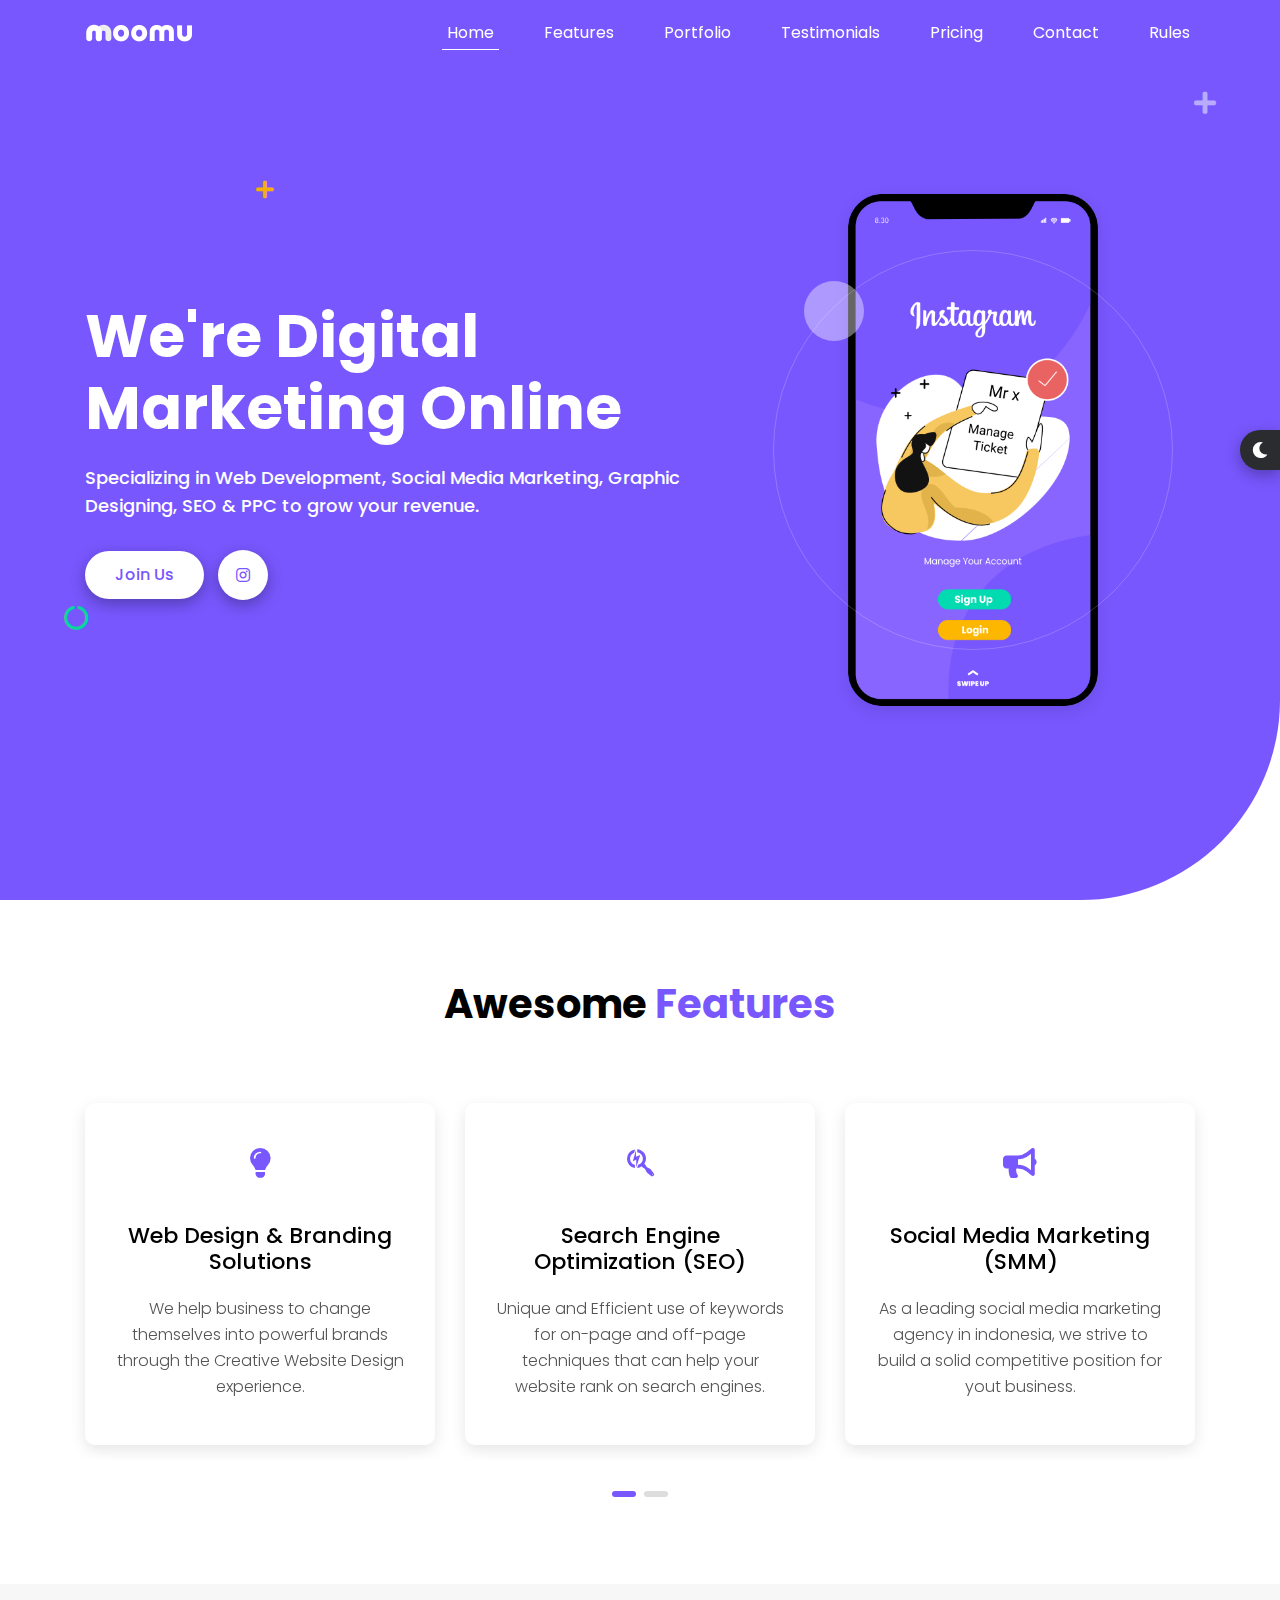
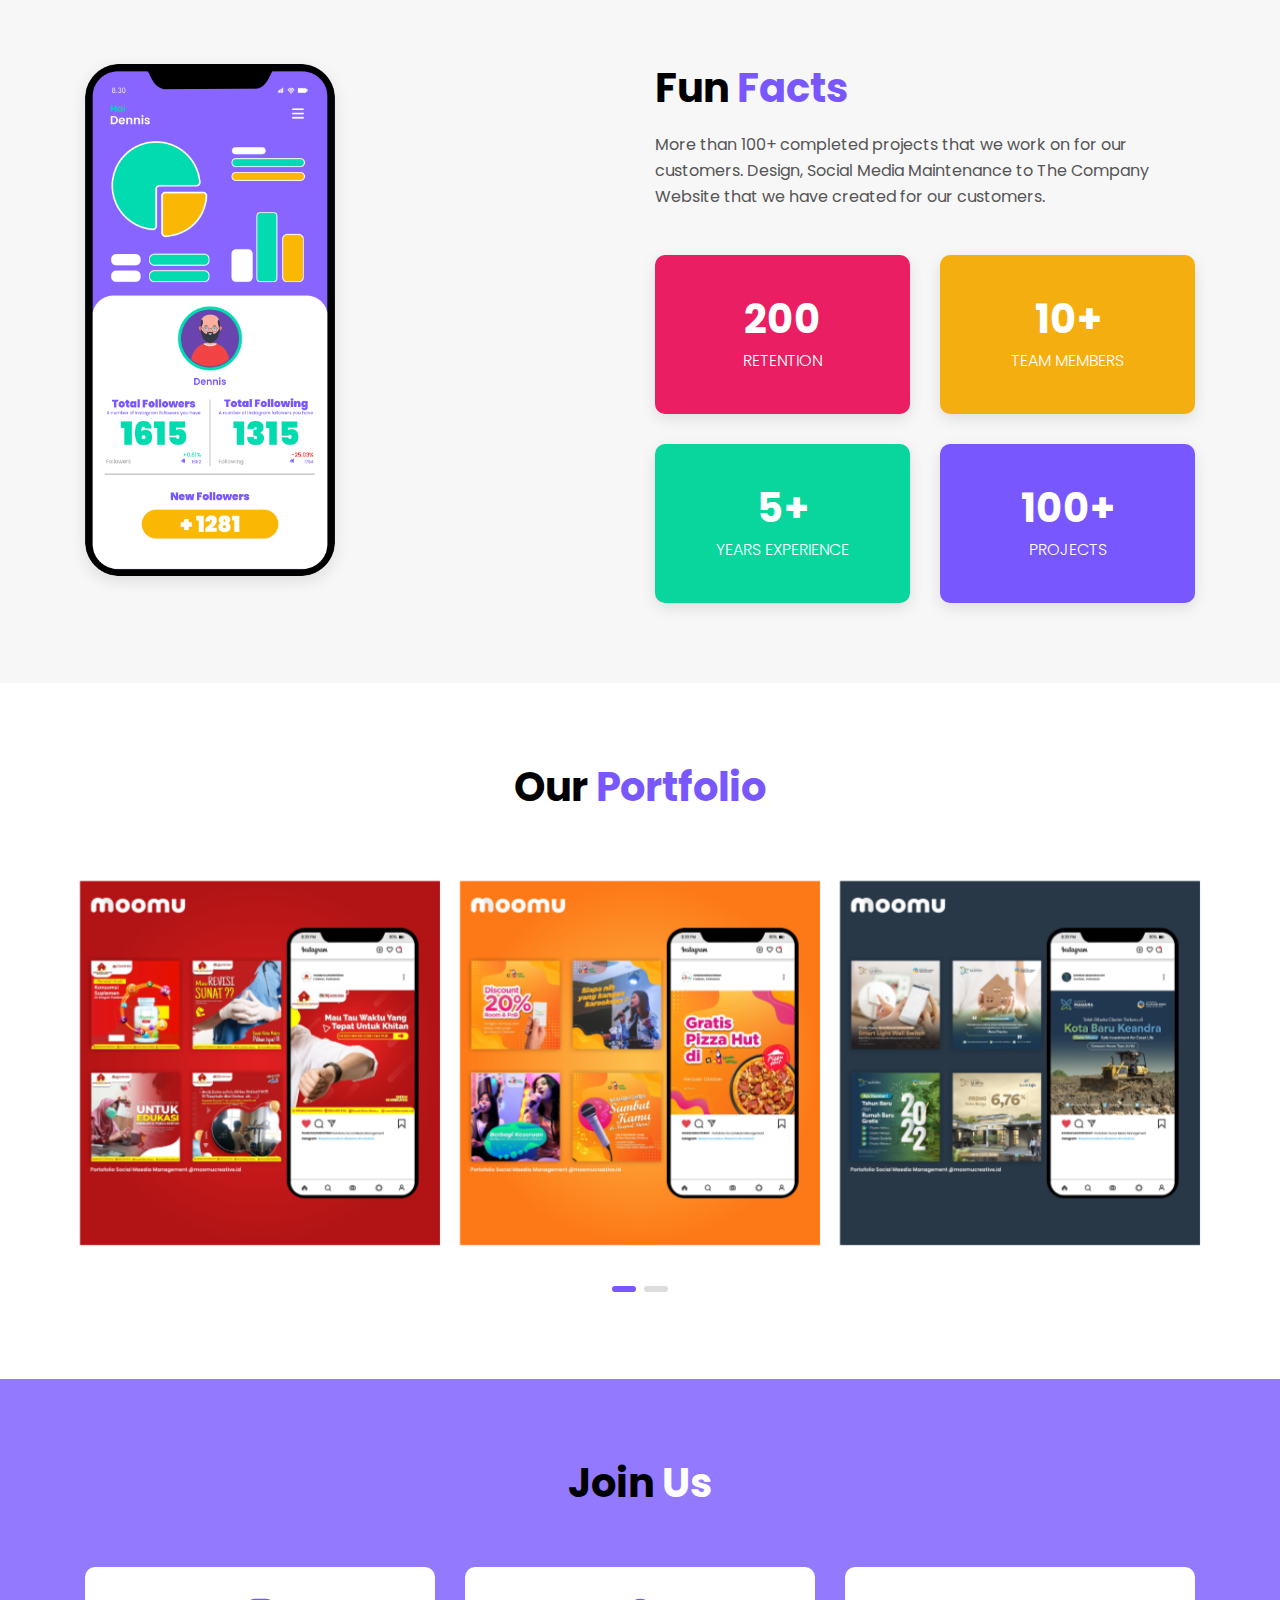
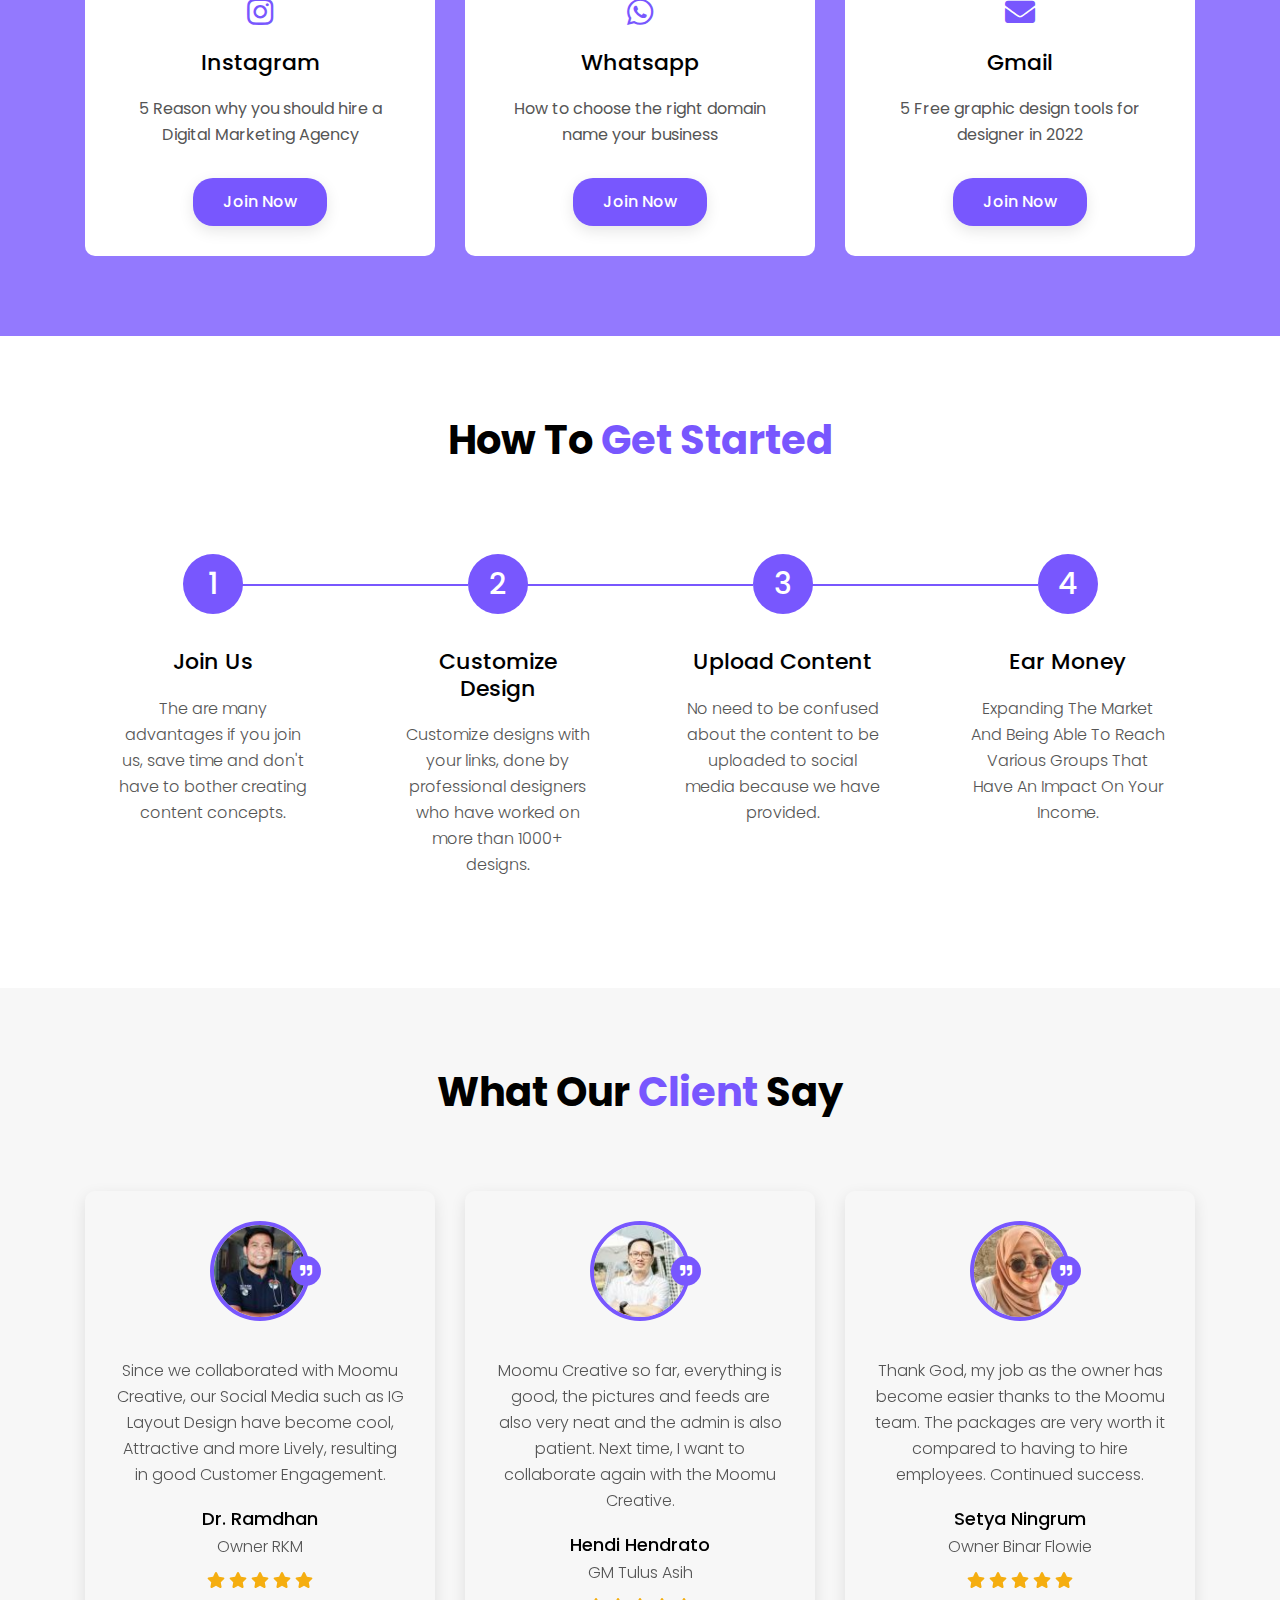
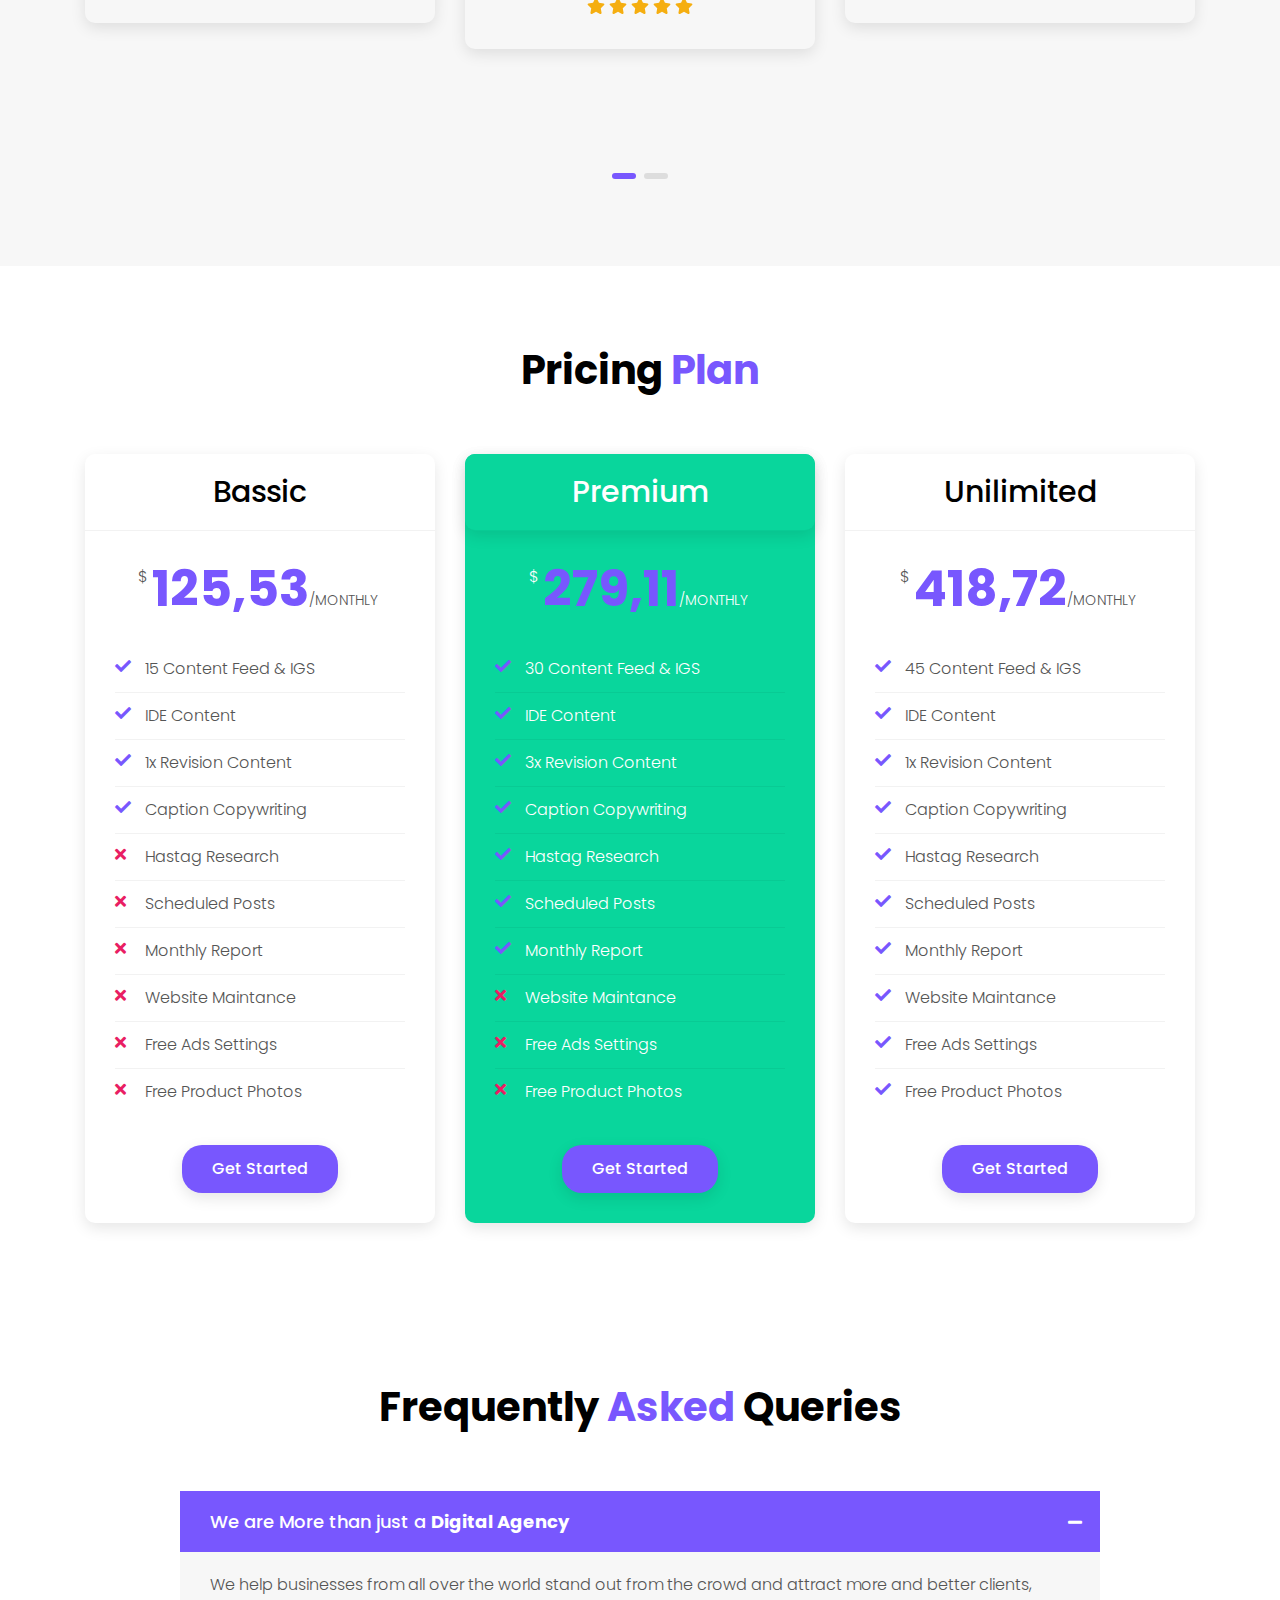
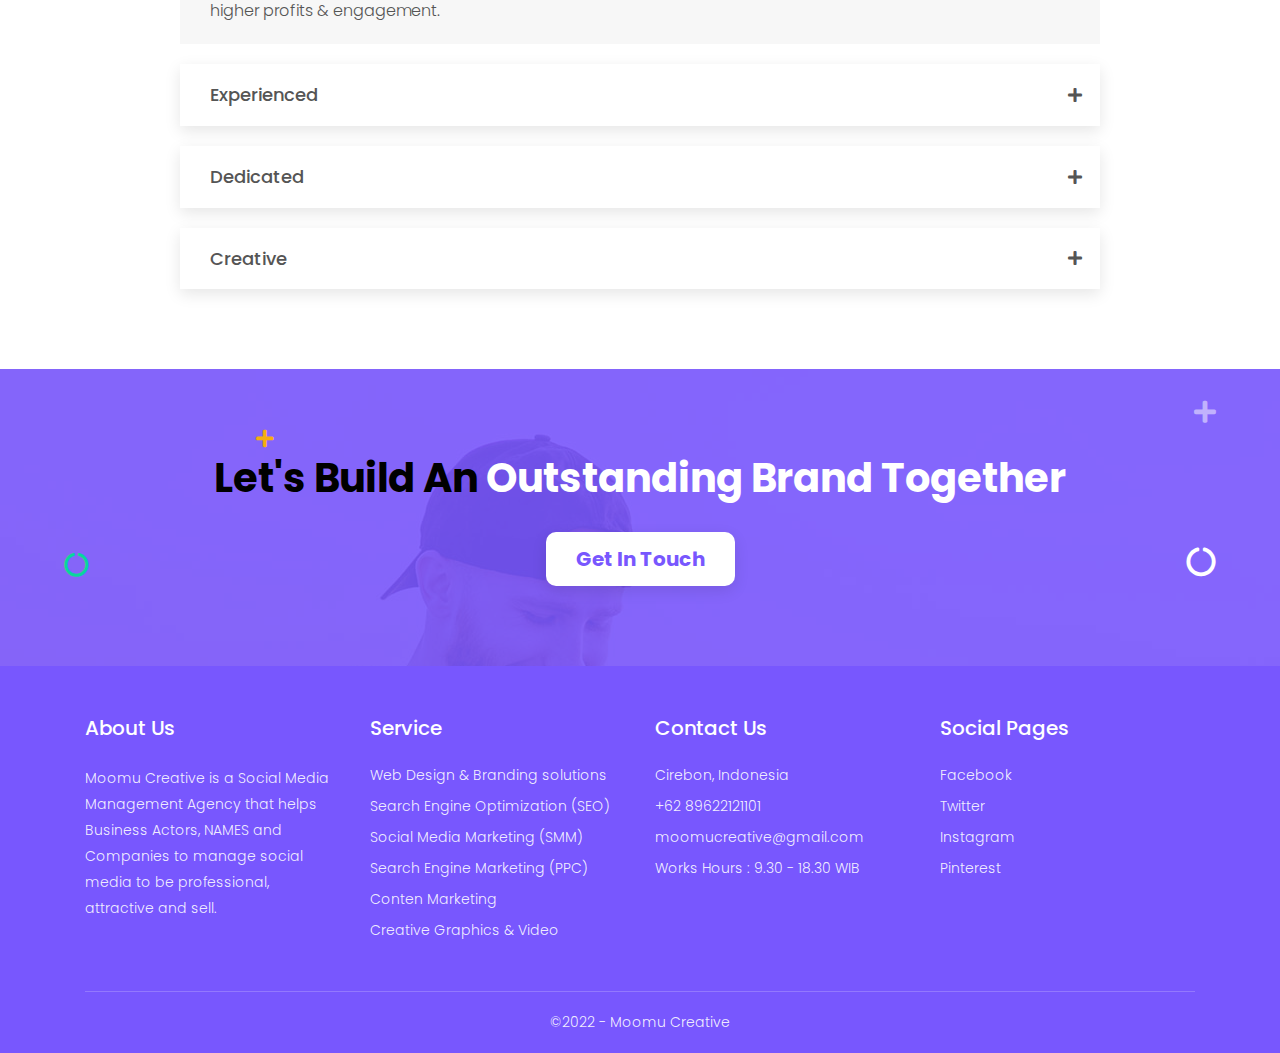
<file: index.html>
<!DOCTYPE html>
<html lang="en">
<head>
    <meta charset="UTF-8">
    <meta http-equiv="X-UA-Compatible" content="IE=edge">
    <meta name="viewport" content="width=device-width, initial-scale=1.0">
    <title>Moomu - Digital Marketing</title>
    <link rel="shortcut icon" href="./image/logo-header.png">

    <!-- css style  -->
    <link rel="stylesheet" href="./css/style.css">

    <!-- bootstrap css  -->
    <link rel="stylesheet" href="./css/bootstrap.min.css">

    <!-- fontawesome css -->
    <link rel="stylesheet" href="./css/font-awesome.css">

    <!-- courel css -->
    <link rel="stylesheet" href="./css/owl.carousel.min.css">

    <!-- google font -->
    <!-- <link rel="preconnect" href="https://fonts.googleapis.com">
    <link rel="preconnect" href="https://fonts.gstatic.com" crossorigin> -->

</head>
<body>

    <!-- Preloader -->
    <div class="preloader">
        <span></span>
    </div>
    <!-- /Preloader -->
    
    <!-- navbar start -->
    <nav class="navbar navbar-expand-lg fixed-top">
        <div class="container">
            <!-- Brand -->
            <!-- <a class="navbar-brand" href="index.html">moomu</a> -->
            <img src="./image/logo-sistem.png" class="navbar-brand">
        
            <!-- Toggler/collapsibe Button -->
            <button class="navbar-toggler" type="button" data-toggle="collapse" data-target="#collapsibleNavbar">
                <i class="fas fa-bars"></i>
            </button>
        
            <!-- Navbar links -->
            <div class="collapse navbar-collapse" id="collapsibleNavbar">
                <ul class="navbar-nav ml-auto">
                    <li class="nav-item">
                        <a class="nav-link active" data-scroll-nav="0" href="#">home</a>
                    </li>
                    <li class="nav-item">
                        <a class="nav-link" data-scroll-nav="1" href="#">features</a>
                    </li>
                    <li class="nav-item">
                        <a class="nav-link" data-scroll-nav="2" href="#">portfolio</a>
                    </li>
                    <li class="nav-item">
                        <a class="nav-link" data-scroll-nav="4" href="#">testimonials</a>
                    </li>
                    <li class="nav-item">
                        <a class="nav-link" data-scroll-nav="5" href="#">pricing</a>
                    </li>
                    <li class="nav-item">
                        <a class="nav-link" data-scroll-nav="6" href="#">contact</a>
                    </li>
                    <li class="nav-item">
                        <a class="nav-link" href="rules.html">rules</a>
                    </li>
                </ul>
            </div>
        </div>
    </nav>
    <!-- end navbar -->

    <!-- Home section -->
    <section class="home d-flex align-items-center" data-scroll-index="0">
        <div class="effect-wrap">
            <i class="fas fa-plus effect effect-1"></i>
            <i class="fas fa-plus effect effect-2"></i>
            <i class="fas fa-circle-notch effect effect-3"></i>
        </div>
        <div class="container">
            <div class="row align-items-center">
                <div class="col-md-7">
                    <div class="home-text">
                        <h1>We're Digital Marketing Online</h1>
                        <p>Specializing in Web Development, Social Media Marketing, Graphic Designing, SEO & PPC to grow your revenue.</p>
                        <div class="home-btn">
                            <a href="#" data-scroll-goto="3" class="btn btn-1" >join us</a>
                            <a href="https://www.instagram.com/moomucreative.id/" type="button" class="btn btn-1 video-play-btn" target="_blank">
                                <i class="fab fa-instagram"></i>
                            </a>
                        </div>
                    </div>
                </div>
                <div class="col-md-5 text-center">
                    <div class="home-img">
                        <img src="./image/1.png" alt="moomu">
                        <div class="circle"></div>
                    </div>
                </div>
            </div>
        </div>
    </section>
    <!-- /Home section -->

    <!-- Features Section -->
    <section class="features section-padding" data-scroll-index="1">
        <div class="container">
            <div class="row justify-content-center">
                <div class="col-lg-8">
                    <div class="section-title">
                        <h2>awesome <span>features</span></h2>
                    </div>
                </div>
            </div>
            <div class="row">
                <div class="owl-carousel features-carousel">
                    <div class="feature-item">
                        <div class="icon"><i class="fas fa-lightbulb"></i></div>
                        <h3>web design & branding solutions</h3>
                        <p>We help business to change themselves into powerful brands through the Creative Website Design experience.</p>
                    </div>
                    <div class="feature-item">
                        <div class="icon"><i class="fab fa-searchengin"></i></div>
                        <h3>search engine optimization (SEO)</h3>
                        <p>Unique and Efficient use of keywords for on-page and off-page techniques that can help your website rank on search engines.</p>
                    </div>
                    <div class="feature-item">
                        <div class="icon"><i class="fas fa-bullhorn"></i></div>
                        <h3>social media marketing (SMM)</h3>
                        <p>As a leading social media marketing agency in indonesia, we strive to build a solid competitive position for yout business.</p>
                    </div>
                    <div class="feature-item">
                        <div class="icon"><i class="fas fa-podcast"></i></div>
                        <h3>search engine marketing (PPC)</h3>
                        <p>Our certified PPC expert will put your business in front of the right consumers on Google, Facebook, and other
                        high-traffic sites.</p>
                    </div>
                    <div class="feature-item">
                        <div class="icon"><i class="fas fa-shapes"></i></div>
                        <h3>copywriting content digital marketing</h3>
                        <p>Our creative content writers and copywriters deliver the best content that well-explains the flavour of your Business and brand.</p>
                    </div>
                    <div class="feature-item">
                        <div class="icon"><i class="fas fa-photo-video"></i></div>
                        <h3>graphics & video</h3>
                        <p>Moomu Creative is a leading graphic designing company in Idonesia, we combine art & technology to design outstanding graphics & videos.</p>
                    </div>
                </div>
            </div>
        </div>
    </section>
    <!-- /Features Section -->

    <!-- Fun Fact -->
    <section class="fun-facts section-padding">
        <div class="container">
            <div class="row">
                <div class="col-lg-6 col-md-5">
                    <div class="fun-facts-img">
                        <img src="./image/2.png" alt="fun facts">
                    </div>
                </div>
                <div class="col-lg-6 col-md-7">
                    <div class="section-title">
                        <h2>fun <span>facts</span></h2>
                    </div>
                    <div class="fun-facts-text">
                        <p>More than 100+ completed projects that we work on for our customers. Design, Social Media Maintenance to The
                        Company
                        Website that we have created for our customers.</p>
                        <div class="row">
                            <div class="col-sm-6">
                                <div class="fun-facts-item style-1">
                                    <h3>200</h3>
                                    <span>Retention</span>
                                </div>
                            </div>
                            <div class="col-sm-6">
                                <div class="fun-facts-item style-2">
                                    <h3>10+</h3>
                                    <span>Team Members</span>
                                </div>
                            </div>
                            <div class="col-sm-6">
                                <div class="fun-facts-item style-3">
                                    <h3>5+</h3>
                                    <span>Years Experience</span>
                                </div>
                            </div>
                            <div class="col-sm-6">
                                <div class="fun-facts-item style-4">
                                    <h3>100+</h3>
                                    <span>Projects</span>
                                </div>
                            </div>
                        </div>
                    </div>
                </div>
            </div>
        </div>
    </section>
    <!-- /Fun Fact -->

    <!-- app ss -->
    <section class="app-screenshots section-padding" data-scroll-index="2">
        <div class="container">
            <div class="row justify-content-center">
                <div class="col-lg-8">
                    <div class="section-title">
                        <h2>Our <span>Portfolio</span></h2>
                    </div>
                </div>
            </div>
            <div class="row">
                <div class="owl-carousel screenshots-carousel">
                    <div class="screenshot-item">
                        <img src="./image/ss-1.png" alt="screenshot">
                    </div>
                    <div class="screenshot-item">
                        <img src="./image/ss-2.png" alt="screenshot">
                    </div>
                    <div class="screenshot-item">
                        <img src="./image/ss-3.png" alt="screenshot">
                    </div>
                    <div class="screenshot-item">
                        <img src="./image/ss-4.png" alt="screenshot">
                    </div>
                    <div class="screenshot-item">
                        <img src="./image/ss-5.png" alt="screenshot">
                    </div>
                    <div class="screenshot-item">
                        <img src="./image/ss-6.png" alt="screenshot">
                    </div>
                </div>
            </div>
        </div>
    </section>
    <!-- /app ss -->

    <!-- app join -->
    <section class="app-download section-padding" data-scroll-index="3">
        <div class="container">
            <div class="row justify-content-center">
                <div class="col-lg-8">
                    <div class="section-title">
                        <h2>join <span>us</span></h2>
                    </div>
                </div>
            </div>
            <div class="row justify-content-center">
                <div class="col-lg-4 col-md-6">
                    <div class="app-download-item">
                        <i class="fab fa-instagram"></i>
                        <h3>instagram</h3>
                        <p>5 Reason why you should hire a Digital Marketing Agency</p>
                        <a href="https://www.instagram.com/moomucreative.id/" class="btn btn-2">join now</a>
                    </div>
                </div>
                <div class="col-lg-4 col-md-6">
                    <div class="app-download-item">
                        <i class="fab fa-whatsapp"></i>
                        <h3>whatsapp</h3>
                        <p>How to choose the right domain name your business</p>
                        <a href="#" class="btn btn-2">join now</a>
                    </div>
                </div>
                <div class="col-lg-4 col-md-6">
                    <div class="app-download-item">
                        <i class="fas fa-envelope"></i>
                        <h3>gmail</h3>
                        <p>5 Free graphic design tools for designer in 2022</p>
                        <a href="#" class="btn btn-2">join now</a>
                    </div>
                </div>
            </div>
        </div>
    </section>
    <!-- /app join -->

    <!-- how -->
    <section class="how-it-works section-padding">
        <div class="container">
            <div class="row justify-content-center">
                <div class="col-lg-8">
                    <div class="section-title">
                        <h2>how to <span>get started</span></h2>
                    </div>
                </div>
            </div>
            <div class="row">
                <div class="col-lg-3 col-md-6">
                    <div class="how-it-works-item line-right">
                        <div class="step">1</div>
                        <h3>Join us</h3>
                        <p>The are many advantages if you join us, save time and don't have to bother creating content concepts.</p>
                    </div> 
                </div>
                <div class="col-lg-3 col-md-6">
                    <div class="how-it-works-item line-right">
                        <div class="step">2</div>
                        <h3>Customize Design</h3>
                        <p>Customize designs with your links, done by professional designers who have worked on more than 1000+ designs.</p>
                    </div>
                </div>
                <div class="col-lg-3 col-md-6">
                    <div class="how-it-works-item line-right">
                        <div class="step">3</div>
                        <h3>Upload Content</h3>
                        <p>No need to be confused about the content to be uploaded to social media because we have provided.</p>
                    </div>
                </div>
                <div class="col-lg-3 col-md-6">
                    <div class="how-it-works-item">
                        <div class="step">4</div>
                        <h3>Ear Money</h3>
                        <p>Expanding The Market And Being Able To Reach Various Groups That Have An Impact On Your Income.</p>
                    </div>
                </div>
            </div>
        </div>
    </section>
    <!-- /how -->

    <!-- Testimoni -->
    <section class="testimonials section-padding" data-scroll-index="4">
        <div class="container">
            <div class="row justify-content-center">
                <div class="col-lg-8">
                    <div class="section-title">
                        <h2>what our <span>client</span> say</h2>
                    </div>
                </div>
            </div>
            <div class="row">
                <div class="owl-carousel testimonials-carousel">
                    <div class="testimonial-item">
                        <div class="img-box">
                            <img src="./image/test-1.jpg" alt="testimonials">
                            <i class="fas fa-quote-right"></i>
                        </div>
                        <p>Since we collaborated with Moomu Creative, our Social Media such as IG Layout Design have become cool, Attractive and
                        more Lively, resulting in good Customer Engagement.</p>
                        <h3>Dr. Ramdhan</h3>
                        <span>Owner RKM</span>
                        <div class="rating">
                            <i class="fas fa-star"></i>
                            <i class="fas fa-star"></i>
                            <i class="fas fa-star"></i>
                            <i class="fas fa-star"></i>
                            <i class="fas fa-star"></i>
                        </div>
                    </div>
                    <div class="testimonial-item">
                        <div class="img-box">
                            <img src="./image/test-3.jpg" alt="testimonials">
                            <i class="fas fa-quote-right"></i>
                        </div>
                        <p>Moomu Creative so far, everything is good, the pictures and feeds are also very neat and the admin is also
                            patient. Next
                            time, I want to collaborate again with the Moomu Creative.</p>
                        <h3>Hendi Hendrato</h3>
                        <span>GM Tulus Asih</span>
                        <div class="rating">
                            <i class="fas fa-star"></i>
                            <i class="fas fa-star"></i>
                            <i class="fas fa-star"></i>
                            <i class="fas fa-star"></i>
                            <i class="fas fa-star"></i>
                        </div>
                    </div>
                    <div class="testimonial-item">
                        <div class="img-box">
                            <img src="./image/test-4.jpg" alt="testimonials">
                            <i class="fas fa-quote-right"></i>
                        </div>
                        <p>Thank God, my job as the owner has become easier thanks to the Moomu team. The packages are very worth it
                            compared to
                            having to hire employees. Continued success.</p>
                        <h3>Setya Ningrum</h3>
                        <span>Owner Binar Flowie</span>
                        <div class="rating">
                            <i class="fas fa-star"></i>
                            <i class="fas fa-star"></i>
                            <i class="fas fa-star"></i>
                            <i class="fas fa-star"></i>
                            <i class="fas fa-star"></i>
                        </div>
                    </div>
                    <div class="testimonial-item">
                        <div class="img-box">
                            <img src="./image/test-6.jpg" alt="testimonials">
                            <i class="fas fa-quote-right"></i>
                        </div>
                        <p>So far, I think Moomu Creative is suitable, from Content Design, Advertising (IG Ads), the service is also okay.
                            What is
                            certain is MANAGEMENT, that's why we have continued until now.
                            Very helpful, especially for managing Instagram, the feed design is beautiful, attractive, not tacky.</p>
                        <h3>Abdul Muhidin</h3>
                        <span>Manager Nav Karaoke</span>
                        <div class="rating">
                            <i class="fas fa-star"></i>
                            <i class="fas fa-star"></i>
                            <i class="fas fa-star"></i>
                            <i class="fas fa-star"></i>
                            <i class="fas fa-star"></i>
                        </div>
                    </div>
                    <div class="testimonial-item">
                        <div class="img-box">
                            <img src="./image/test-2.jpg" alt="testimonials">
                            <i class="fas fa-quote-right"></i>
                        </div>
                        <p>Excellent team. Understands my needs as a customer. Highly recommended.</p>
                        <h3>Teddy Wijaya S.E</h3>
                        <span>Owner Kampung Sabin</span>
                        <div class="rating">
                            <i class="fas fa-star"></i>
                            <i class="fas fa-star"></i>
                            <i class="fas fa-star"></i>
                            <i class="fas fa-star"></i>
                            <i class="fas fa-star"></i>
                        </div>
                    </div>
                    
                    <div class="testimonial-item">
                        <div class="img-box">
                            <img src="./image/test-5.jpg" alt="testimonials">
                            <i class="fas fa-quote-right"></i>
                        </div>
                        <p>Moomu creative is very friendly, fast response in communication and we really like the content ideas that moomu creative
                        makes.</p>
                        <h3>Riska</h3>
                        <span>Owner Cherris Cake</span>
                        <div class="rating">
                            <i class="fas fa-star"></i>
                            <i class="fas fa-star"></i>
                            <i class="fas fa-star"></i>
                            <i class="fas fa-star"></i>
                            <i class="fas fa-star"></i>
                        </div>
                    </div>
                </div>
            </div>
        </div>
    </section>
    <!-- /Testimoni -->

    <!-- Pricing -->
    <section class="pricing section-padding" data-scroll-index="5">
        <div class="container">
            <div class="row justify-content-center">
                <div class="col-lg-8">
                    <div class="section-title">
                        <h2>pricing <span>plan</span></h2>
                    </div>
                </div>
            </div>
            <div class="row justify-content-center">
                <div class="col-lg-4 col-md-6">
                    <div class="pricing-plan">
                        <div class="pricing-header">
                            <h3>bassic</h3>
                        </div>
                        <div class="pricing-price">
                            <span class="currency">$</span>
                            <span class="price">125,53</span>
                            <span class="period">/monthly</span>
                        </div>
                        <div class="pricing-body">
                            <ul>
                                <li><i class="fas fa-check"></i> 15 Content Feed & IGS </li>
                                <li><i class="fas fa-check"></i> IDE Content</li>
                                <li><i class="fas fa-check"></i> 1x Revision Content</li>
                                <li><i class="fas fa-check"></i> Caption Copywriting </li>
                                <li><i class="fas fa-times ex"></i> Hastag Research</li>
                                <li><i class="fas fa-times ex"></i> Scheduled Posts</li>
                                <li><i class="fas fa-times ex"></i> Monthly Report</li>
                                <li><i class="fas fa-times ex"></i> Website Maintance</li>
                                <li><i class="fas fa-times ex"></i> Free Ads Settings</li>
                                <li><i class="fas fa-times ex"></i> Free Product Photos </li>
                            </ul>
                        </div>
                        <div class="pricing-footer">
                            <a href="" class="btn btn-2">get started</a>
                        </div>
                    </div>
                </div>

                <div class="col-lg-4 col-md-6">
                    <div class="pricing-plan" style="background-color: #09d69c;">
                        <div class="pricing-header premium">
                            <h3 style="color: #ffffff;">premium</h3>
                        </div>
                        <div class="pricing-price">
                            <span class="currency" style="color: #ffffff;">$</span>
                            <span class="price">279,11</span>
                            <span class="period" style="color: #ffffff;">/monthly</span>
                        </div>
                        <div class="pricing-body">
                            <ul>
                                <li style="color: #ffffff;"><i class="fas fa-check" ></i> 30 Content Feed & IGS </li>
                                <li style="color: #ffffff;"><i class="fas fa-check"></i> IDE Content</li>
                                <li style="color: #ffffff;"><i class="fas fa-check"></i> 3x Revision Content</li>
                                <li style="color: #ffffff;"><i class="fas fa-check"></i> Caption Copywriting </li>
                                <li style="color: #ffffff;"><i class="fas fa-check"></i> Hastag Research</li>
                                <li style="color: #ffffff;"><i class="fas fa-check"></i> Scheduled Posts</li>
                                <li style="color: #ffffff;"><i class="fas fa-check"></i> Monthly Report</li>
                                <li style="color: #ffffff;"><i class="fas fa-times ex"></i> Website Maintance</li>
                                <li style="color: #ffffff;"><i class="fas fa-times ex"></i> Free Ads Settings</li>
                                <li style="color: #ffffff;"><i class="fas fa-times ex"></i> Free Product Photos </li>
                            </ul>
                        </div>
                        <div class="pricing-footer">
                            <a href="" class="btn btn-2">get started</a>
                        </div>
                    </div>
                </div>

                <div class="col-lg-4 col-md-6">
                    <div class="pricing-plan">
                        <div class="pricing-header">
                            <h3>unilimited</h3>
                        </div>
                        <div class="pricing-price">
                            <span class="currency">$</span>
                            <span class="price">418,72</span>
                            <span class="period">/monthly</span>
                        </div>
                        <div class="pricing-body">
                            <ul>
                                <li><i class="fas fa-check"></i> 45 Content Feed & IGS </li>
                                <li><i class="fas fa-check"></i> IDE Content</li>
                                <li><i class="fas fa-check"></i> 1x Revision Content</li>
                                <li><i class="fas fa-check"></i> Caption Copywriting </li>
                                <li><i class="fas fa-check"></i> Hastag Research</li>
                                <li><i class="fas fa-check"></i> Scheduled Posts</li>
                                <li><i class="fas fa-check"></i> Monthly Report</li>
                                <li><i class="fas fa-check"></i> Website Maintance</li>
                                <li><i class="fas fa-check"></i> Free Ads Settings</li>
                                <li><i class="fas fa-check"></i> Free Product Photos </li>
                            </ul>
                        </div>
                        <div class="pricing-footer">
                            <a href="" class="btn btn-2">get started</a>
                        </div>
                    </div>
                </div>
            </div>
        </div>
    </section>
    <!-- /Pricing -->

    <!-- Faq -->
    <section class="faq section-padding">
        <div class="container">
            <div class="row justify-content-center">
                <div class="col-lg-8">
                    <div class="section-title">
                        <h2>frequently <span>asked</span> queries</h2>
                    </div>
                </div>
            </div>
            <div class="row justify-content-center">
                <div class="col-lg-10">
                    <div id="accordion">
                        <div class="accordion-item">
                            <div class="accordion-header" data-toggle="collapse" data-target="#collapse-01">
                                <h3>We are More than just a <b>Digital Agency</b></h3>
                            </div>
                            <div class="collapse show" id="collapse-01" data-parent="#accordion">
                                <div class="accordion-body">
                                    <p>We help businesses from all over the world stand out from the crowd and attract more and better clients, higher profits
                                    & engagement.</p>
                                </div>
                            </div>
                        </div>

                        <div class="accordion-item">
                            <div class="accordion-header collapsed" data-toggle="collapse" data-target="#collapse-02">
                                <h3>Experienced</h3>
                            </div>
                            <div class="collapse" id="collapse-02" data-parent="#accordion">
                                <div class="accordion-body">
                                    <p>Our team members already have portfolios that have been recognized by several companies, both national and
                                    international.</p>
                                </div>
                            </div>
                        </div>

                        <div class="accordion-item">
                            <div class="accordion-header collapsed" data-toggle="collapse" data-target="#collapse-03">
                                <h3>Dedicated</h3>
                            </div>
                            <div class="collapse" id="collapse-03" data-parent="#accordion">
                                <div class="accordion-body">
                                    <p>Maintain the trust given to us to achieve common goals of success together.</p>
                                </div>
                            </div>
                        </div>

                        <div class="accordion-item">
                            <div class="accordion-header collapsed" data-toggle="collapse" data-target="#collapse-04">
                                <h3>Creative</h3>
                            </div>
                            <div class="collapse" id="collapse-04" data-parent="#accordion">
                                <div class="accordion-body">
                                    <p>The designs we create provide an experience for the content we create.</p>
                                </div>
                            </div>
                        </div>
                    </div>
                </div>
            </div>
        </div>
    </section>
    <!-- /Faq -->

    <!-- contanc -->
    <section class="contact section-padding">
        <div class="effect-wrap">
            <i class="fas fa-plus effect effect-1"></i>
            <i class="fas fa-plus effect effect-2"></i>
            <i class="fas fa-circle-notch effect effect-3"></i>
            <i class="fas fa-circle-notch effect effect-4"></i>
        </div>
        <div class="container">
            <div class="row justify-content-center">
                <div class="col-lg-12">
                    <div class="section-title">
                        <h2>let's build an <span>outstanding brand together</span></h2>
                        
                        <a href="https://www.instagram.com/moomucreative.id/" class="btn btn-2 mb-0">get in touch</a>
                    </div>
                </div>
            </div>
        </div>
    </section>
    <!-- /contanc -->

    <!-- Footer -->
    <section class="footer" data-scroll-index="6">
        <div class="container">
            <div class="row">
                <div class="col-lg-3 col-md-6">
                    <div class="footer-col">
                        <h3>About us</h3>
                        <p>Moomu Creative is a Social Media Management Agency that helps Business Actors, NAMES and Companies to manage social
                        media to be professional, attractive and sell.</p>
                    </div>
                </div>

                <div class="col-lg-3 col-md-6">
                    <div class="footer-col">
                        <h3>Service</h3>
                        <ul>
                            <li><a href="#">Web Design & Branding solutions</a></li>
                            <li><a href="#">Search Engine Optimization (SEO)</a></li>
                            <li><a href="#">Social Media Marketing (SMM)</a></li>
                            <li><a href="#">Search Engine Marketing (PPC)</a></li>
                            <li><a href="#">Conten Marketing</a></li>
                            <li><a href="#">Creative Graphics & Video</a></li>
                        </ul>
                    </div>
                </div>

                <div class="col-lg-3 col-md-6">
                    <div class="footer-col">
                        <h3>Contact Us</h3>
                        <ul>
                            <li>
                                <a href="#"> Cirebon, Indonesia</a>
                            </li>
                            <li><a href="#">+62 89622121101</a></li>
                            <li><a href="#">moomucreative@gmail.com</a></li>
                            <li><a href="#">Works Hours : 9.30 - 18.30 WIB</a></li>
                        </ul>
                    </div>
                </div>

                <div class="col-lg-3 col-md-6">
                    <div class="footer-col">
                        <h3>Social Pages</h3>
                        <ul>
                            <li><a href="#">Facebook</a></li>
                            <li><a href="#">Twitter</a></li>
                            <li><a href="https://www.instagram.com/moomucreative.id/">Instagram</a></li>
                            <li><a href="#">Pinterest</a></li>
                        </ul>
                    </div>
                </div>
            </div>

            <div class="row">
                <div class="col-lg-12">
                    <p class="copyright-text">&copy;2022 - Moomu Creative</p>
                </div>
            </div>
        </div>
    </section>
    <!-- /Footer -->

    <!-- Toggle Theme Start - Light and Dark Mode -->
    <div class="toggle-theme">
        <i class="fas"></i>
    </div>
    <!-- /Toggle Theme Start - Light and Dark Mode -->


    <!-- jquery js -->
    <script src="./js/jquery.min.js"></script>
    <!-- popper js -->
    <script src="./js/popper.min.js"></script>
    <!-- bootstrap js -->
    <script src="./js/bootstrap.min.js"></script>
    <!-- owl js -->
    <script src="./js/owl.carousel.min.js"></script>
    <!-- scrollit js -->
    <script src="./js/scrollIt.min.js"></script>
    <!-- script -->
    <script src="./js/main.js"></script>
</body>
</html>
</file>
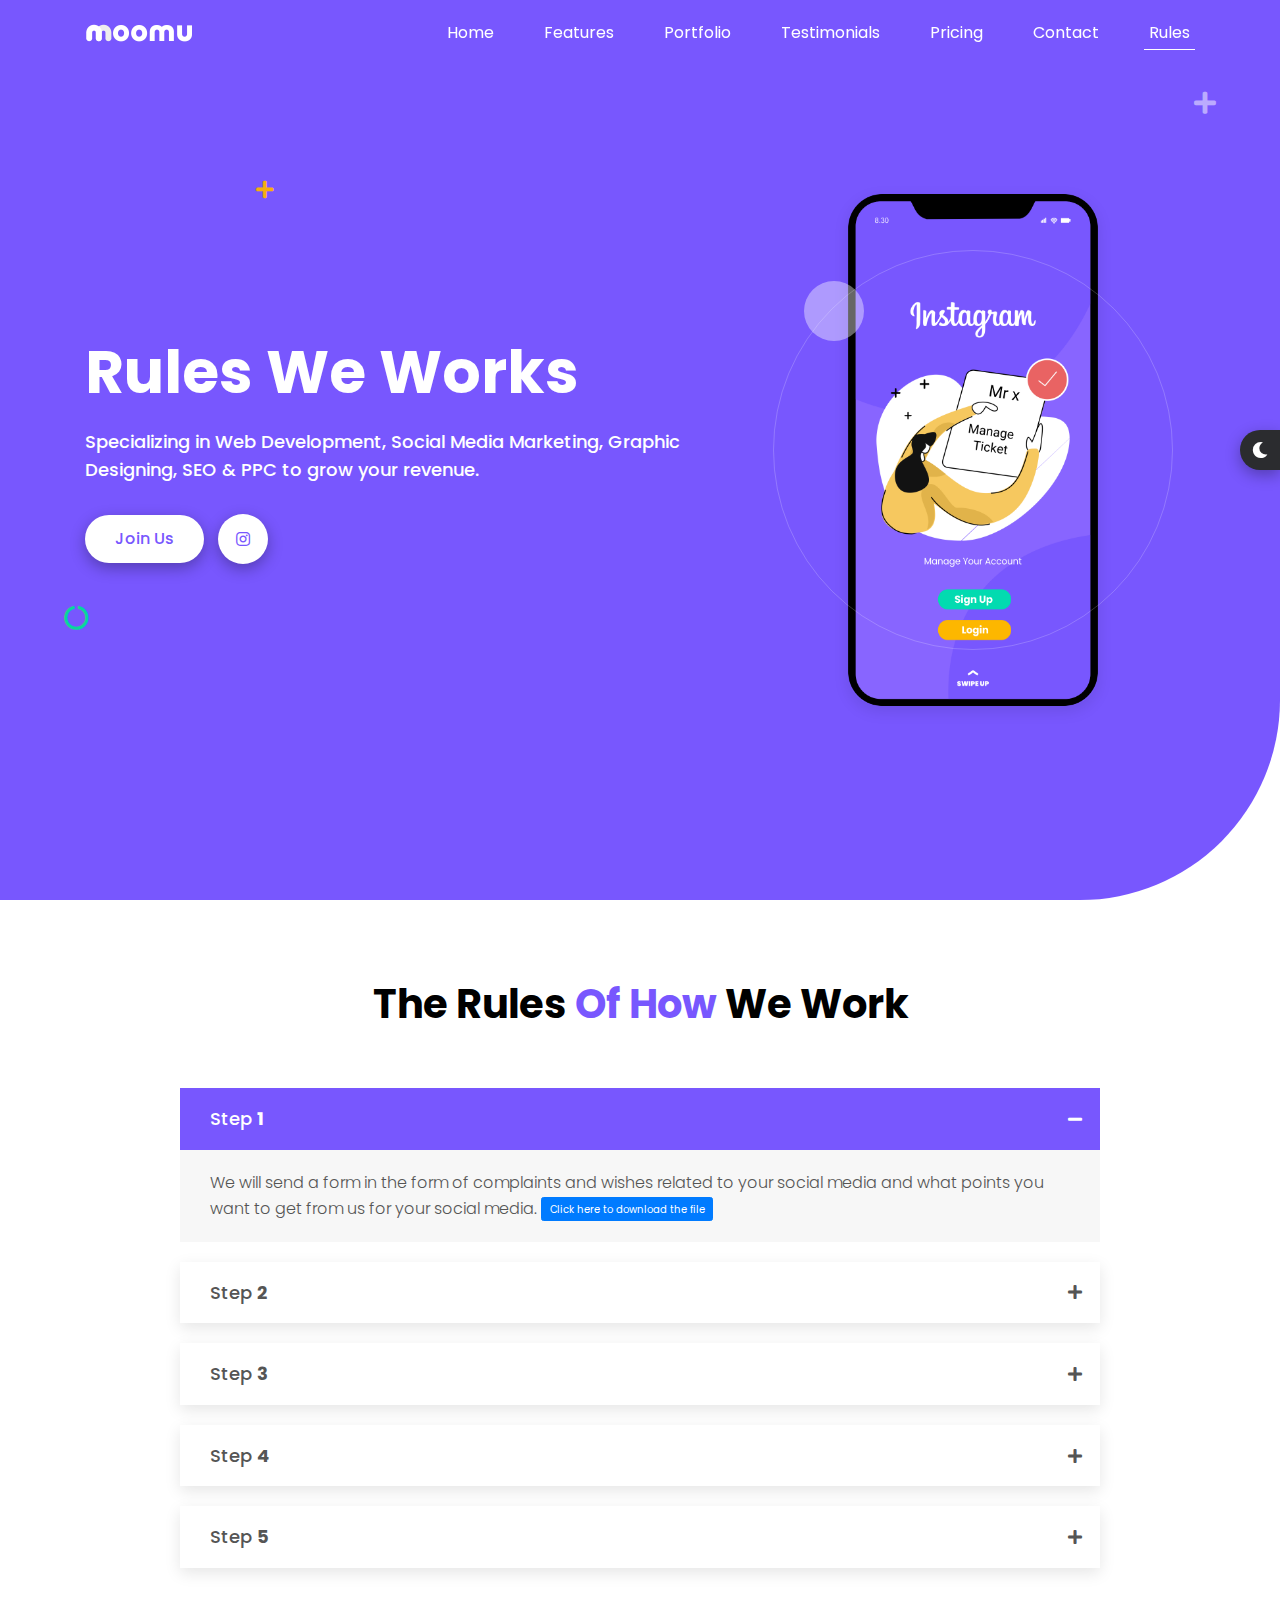
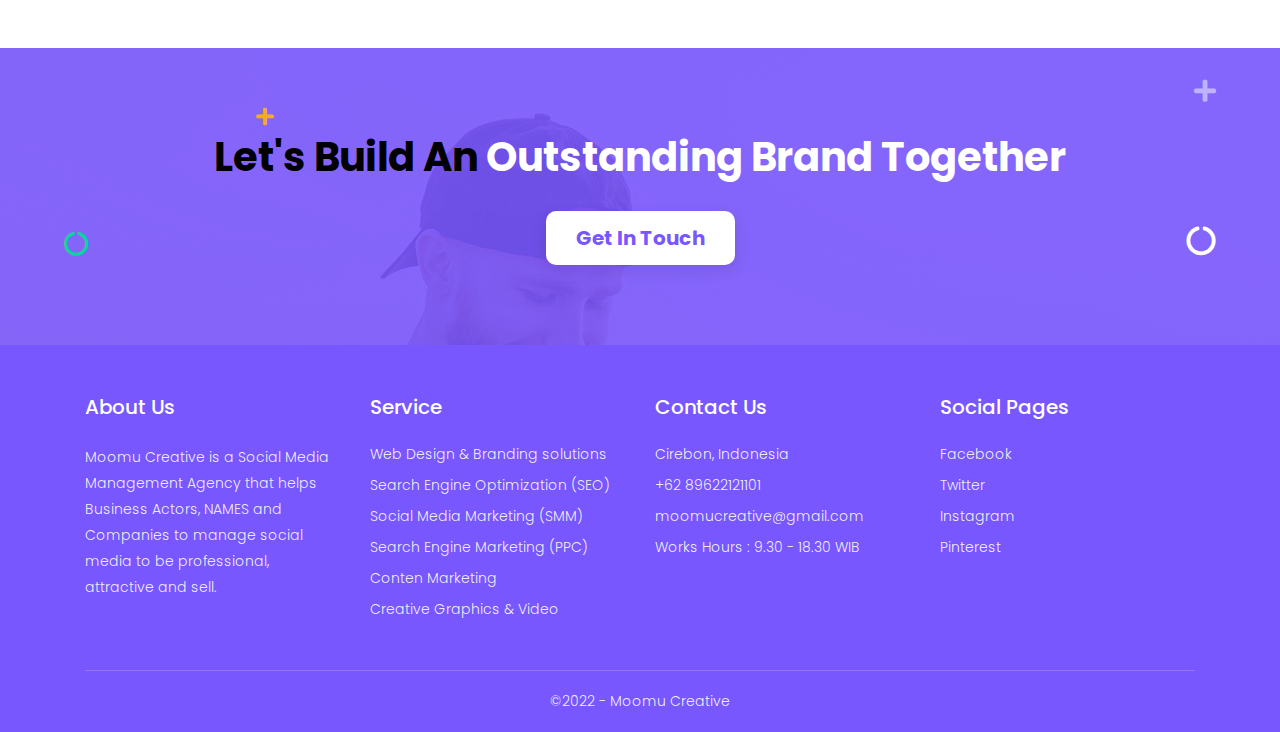
<file: rules.html>
<!DOCTYPE html>
<html lang="en">

<head>
    <meta charset="UTF-8">
    <meta http-equiv="X-UA-Compatible" content="IE=edge">
    <meta name="viewport" content="width=device-width, initial-scale=1.0">
    <title>Moomu - Rules</title>
    <link rel="shortcut icon" href="./image/logo-header.png">

    <!-- css style  -->
    <link rel="stylesheet" href="./css/style.css">

    <!-- bootstrap css  -->
    <link rel="stylesheet" href="./css/bootstrap.min.css">

    <!-- fontawesome css -->
    <link rel="stylesheet" href="./css/font-awesome.css">

    <!-- courel css -->
    <link rel="stylesheet" href="./css/owl.carousel.min.css">

    <!-- google font -->
    <!-- <link rel="preconnect" href="https://fonts.googleapis.com">
    <link rel="preconnect" href="https://fonts.gstatic.com" crossorigin> -->

</head>

<body>

    <!-- Preloader -->
    <div class="preloader">
        <span></span>
    </div>
    <!-- /Preloader -->
    
    <!-- navbar start -->
    <nav class="navbar navbar-expand-lg fixed-top">
        <div class="container">
            <!-- Brand -->
            <!-- <a class="navbar-brand" href="index.html">moomu</a> -->
            <img src="./image/logo-sistem.png" class="navbar-brand">
    
            <!-- Toggler/collapsibe Button -->
            <button class="navbar-toggler" type="button" data-toggle="collapse" data-target="#collapsibleNavbar">
                <i class="fas fa-bars"></i>
            </button>
    
            <!-- Navbar links -->
            <div class="collapse navbar-collapse" id="collapsibleNavbar">
                <ul class="navbar-nav ml-auto">
                    <li class="nav-item">
                        <a class="nav-link" href="index.html">home</a>
                    </li>
                    <li class="nav-item">
                        <a class="nav-link" href="index.html">features</a>
                    </li>
                    <li class="nav-item">
                        <a class="nav-link" href="index.html">portfolio</a>
                    </li>
                    <li class="nav-item">
                        <a class="nav-link" href="index.html">testimonials</a>
                    </li>
                    <li class="nav-item">
                        <a class="nav-link" href="index.html">pricing</a>
                    </li>
                    <li class="nav-item">
                        <a class="nav-link" href="index.html">contact</a>
                    </li>
                    <li class="nav-item">
                        <a class="nav-link active" href="rules.html">rules</a>
                    </li>
                </ul>
            </div>
        </div>
    </nav>
    <!-- end navbar -->

    <!-- Home section -->
    <section class="home d-flex align-items-center" data-scroll-index="0">
        <div class="effect-wrap">
            <i class="fas fa-plus effect effect-1"></i>
            <i class="fas fa-plus effect effect-2"></i>
            <i class="fas fa-circle-notch effect effect-3"></i>
        </div>
        <div class="container">
            <div class="row align-items-center">
                <div class="col-md-7">
                    <div class="home-text">
                        <h1>Rules We Works</h1>
                        <p>Specializing in Web Development, Social Media Marketing, Graphic Designing, SEO & PPC to grow
                            your revenue.</p>
                        <div class="home-btn">
                            <a href="#" data-scroll-goto="3" class="btn btn-1">join us</a>
                            <a href="https://www.instagram.com/moomucreative.id/" type="button"
                                class="btn btn-1 video-play-btn" target="_blank">
                                <i class="fab fa-instagram"></i>
                            </a>
                        </div>
                    </div>
                </div>
                <div class="col-md-5 text-center">
                    <div class="home-img">
                        <img src="./image/1.png" alt="moomu">
                        <div class="circle"></div>
                    </div>
                </div>
            </div>
        </div>
    </section>
    <!-- /Home section -->

    <!-- Faq -->
    <section class="faq section-padding">
        <div class="container">
            <div class="row justify-content-center">
                <div class="col-lg-8">
                    <div class="section-title">
                        <h2>the rules <span>of how</span> we work</h2>
                    </div>
                </div>
            </div>
            <div class="row justify-content-center">
                <div class="col-lg-10">
                    <div id="accordion">
                        <div class="accordion-item">
                            <div class="accordion-header" data-toggle="collapse" data-target="#collapse-01">
                                <h3>Step <b>1</b></h3>
                            </div>
                            <div class="collapse show" id="collapse-01" data-parent="#accordion">
                                <div class="accordion-body">
                                    <p>We will send a form in the form of complaints and wishes related to your social media and what points you want to get
                                    from us for your social media. 
                                        <a href="document/therules.xlsx" download class="btn btn-primary"> Click here to download the file </a>
                                    </p>
                                </div>
                            </div>
                        </div>
    
                        <div class="accordion-item">
                            <div class="accordion-header collapsed" data-toggle="collapse" data-target="#collapse-02">
                                <h3>Step <b>2</b></h3>
                            </div>
                            <div class="collapse" id="collapse-02" data-parent="#accordion">
                                <div class="accordion-body">
                                    <p>What do you want for the next 1 year for your social media that we can help so that we can provide the best feedback
                                    from us to you so that your wishes can be achieved with us.</p>
                                </div>
                            </div>
                        </div>
    
                        <div class="accordion-item">
                            <div class="accordion-header collapsed" data-toggle="collapse" data-target="#collapse-03">
                                <h3>Step <b>3</b></h3>
                            </div>
                            <div class="collapse" id="collapse-03" data-parent="#accordion">
                                <div class="accordion-body">
                                    <p>Choose one of the options below that you think you need for your social media.</p>
                                </div>
                            </div>
                        </div>
    
                        <div class="accordion-item">
                            <div class="accordion-header collapsed" data-toggle="collapse" data-target="#collapse-04">
                                <h3>Step <b>4</b></h3>
                            </div>
                            <div class="collapse" id="collapse-04" data-parent="#accordion">
                                <div class="accordion-body">
                                    <p>Choose the package according to your current needs.</p>
                                </div>
                            </div>
                        </div>

                        <div class="accordion-item">
                            <div class="accordion-header collapsed" data-toggle="collapse" data-target="#collapse-05">
                                <h3>Step <b>5</b></h3>
                            </div>
                            <div class="collapse" id="collapse-05" data-parent="#accordion">
                                <div class="accordion-body">
                                    <p>We will inform you of the results of our study from the steps that you have filled in and we will schedule a meeting via
                                    zoom for the next process.</p>
                                </div>
                            </div>
                        </div>
                    </div>
                </div>
            </div>
        </div>
    </section>
    <!-- /Faq -->

    <!-- contanc -->
    <section class="contact section-padding">
        <div class="effect-wrap">
            <i class="fas fa-plus effect effect-1"></i>
            <i class="fas fa-plus effect effect-2"></i>
            <i class="fas fa-circle-notch effect effect-3"></i>
            <i class="fas fa-circle-notch effect effect-4"></i>
        </div>
        <div class="container">
            <div class="row justify-content-center">
                <div class="col-lg-12">
                    <div class="section-title">
                        <h2>let's build an <span>outstanding brand together</span></h2>
    
                        <a href="https://www.instagram.com/moomucreative.id/" class="btn btn-2 mb-0">get in touch</a>
                    </div>
                </div>
            </div>
        </div>
    </section>
    <!-- /contanc -->

    <!-- Footer -->
    <section class="footer" data-scroll-index="6">
        <div class="container">
            <div class="row">
                <div class="col-lg-3 col-md-6">
                    <div class="footer-col">
                        <h3>About us</h3>
                        <p>Moomu Creative is a Social Media Management Agency that helps Business Actors, NAMES and
                            Companies to manage social
                            media to be professional, attractive and sell.</p>
                    </div>
                </div>
    
                <div class="col-lg-3 col-md-6">
                    <div class="footer-col">
                        <h3>Service</h3>
                        <ul>
                            <li><a href="#">Web Design & Branding solutions</a></li>
                            <li><a href="#">Search Engine Optimization (SEO)</a></li>
                            <li><a href="#">Social Media Marketing (SMM)</a></li>
                            <li><a href="#">Search Engine Marketing (PPC)</a></li>
                            <li><a href="#">Conten Marketing</a></li>
                            <li><a href="#">Creative Graphics & Video</a></li>
                        </ul>
                    </div>
                </div>
    
                <div class="col-lg-3 col-md-6">
                    <div class="footer-col">
                        <h3>Contact Us</h3>
                        <ul>
                            <li>
                                <a href="#"> Cirebon, Indonesia</a>
                            </li>
                            <li><a href="#">+62 89622121101</a></li>
                            <li><a href="#">moomucreative@gmail.com</a></li>
                            <li><a href="#">Works Hours : 9.30 - 18.30 WIB</a></li>
                        </ul>
                    </div>
                </div>
    
                <div class="col-lg-3 col-md-6">
                    <div class="footer-col">
                        <h3>Social Pages</h3>
                        <ul>
                            <li><a href="#">Facebook</a></li>
                            <li><a href="#">Twitter</a></li>
                            <li><a href="https://www.instagram.com/moomucreative.id/">Instagram</a></li>
                            <li><a href="#">Pinterest</a></li>
                        </ul>
                    </div>
                </div>
            </div>
    
            <div class="row">
                <div class="col-lg-12">
                    <p class="copyright-text">&copy;2022 - Moomu Creative</p>
                </div>
            </div>
        </div>
    </section>
    <!-- /Footer -->

    <!-- Toggle Theme Start - Light and Dark Mode -->
    <div class="toggle-theme">
        <i class="fas"></i>
    </div>
    <!-- /Toggle Theme Start - Light and Dark Mode -->
    
    
    <!-- jquery js -->
    <script src="./js/jquery.min.js"></script>
    <!-- popper js -->
    <script src="./js/popper.min.js"></script>
    <!-- bootstrap js -->
    <script src="./js/bootstrap.min.js"></script>
    <!-- owl js -->
    <script src="./js/owl.carousel.min.js"></script>
    <!-- scrollit js -->
    <script src="./js/scrollIt.min.js"></script>
    <!-- script -->
    <script src="./js/main.js"></script>
</body>
</html>
</file>
<file: css/style.css>
/* Fonts */
@import url('https://fonts.googleapis.com/css2?family=Poppins:wght@300;400;500;600;700;800;900&display=swap');

/* Global css */
:root {
    --main-color: #7857fe;
    --color-1: #e91e63;
    --color-2: #f5ae10;
    --color-3: #09d69c;
    --bg-dark: #2b2c2f;
    --main-to-dark-color: var(--main-color);
    --dark-to-main-color: var(--bg-dark);
    --shadow-black-100: 0 5px 15px rgba(0,0,0,0.1);
    --shadow-black-300: 0 5px 15px rgba(0,0,0,0.3);
    --black-900: #000000;
    --black-400: #555555;
    --black-100: #f7f7f7;
    --black-000: #ffffff;
    --black-alpha-100: rgba(0,0,0,0.05);
    --brand-color: #4169E1;
}

/* scroll */
html {
    font-size: 62.5%;
    overflow-x: hidden;
    scroll-behavior: smooth;
    scroll-padding-top: 8.5rem;
}

html::-webkit-scrollbar {
    width: 1rem;
}

html::-webkit-scrollbar-track {
    background: #ffffff;
}

html::-webkit-scrollbar-thumb {
    background: var(--main-to-dark-color);
    border-radius: 2rem;
}


body {
    font-family: 'Poppins', sans-serif;
    font-size: 16px;
    font-weight: 400;
    background: var(--black-000);
    line-height: 1.5;
}

body.dark {
    background-color: var(--bg-dark);
    --black-100: var(--bg-dark);
    --black-000: var(--bg-dark);
    --main-to-dark-color: var(--bg-dark);
    --dark-to-main-color: var(--main-color);
    --shadow-black-100: var(--shadow-black-300);
    --black-alpha-100: rgba(255,255,255,0.05);
    --black-900: #ffffff;
    --black-400: #bbbbbb;
}

* {
    margin: 0;
    padding: 0;
    outline: none!important;
}
img {
    max-width: 100%;
    vertical-align: middle;
}
ul {
    list-style: none;
}

@keyframes spin_01 {
    0% {
        transform: rotate(0deg);
    }
    100% {
        transform: rotate(360deg);
    }
}

@keyframes bounceTop_01 {
    0%,100% {
        transform: translateY(-30px);
    }
    50% {
        transform: translateY(0px);
    }
}

@keyframes pulse_01 {
    0%{
        transform: scale(0.94);
        box-shadow: 0 0 0 0 rgba(255, 255, 255, 0.7);
    }
    70%{
        transform: scale(1);
        box-shadow: 0 0 0 12px rgba(255, 255, 255, 0);
    }
    100%{
         transform: scale(0.94);
        box-shadow: 0 0 0 0 rgba(255, 255, 255, 0.7);
    }
}

@keyframes zoomInOut_01 {
    0% {
        transform: scale(0);
    }
    100% {
        transform: scale(1);
        opacity: 0;
    }
}

.effect-wrap .effect {
    position: absolute;
    z-index: -1;
}

.effect-wrap .effect-1 {
    left: 20%;
    top: 20%;
    font-size: 20px;
    color: var(--color-2);
    animation: spin_01 5s linear infinite;
}

.effect-wrap .effect-2 {
    right: 5%;
    top: 10%;
    font-size: 25px;
    color: rgba(255, 255, 255, 0.5);
    animation: spin_01 7s linear infinite;
}

.effect-wrap .effect-3 {
    left: 5%;
    bottom: 30%;
    font-size: 25px;
    color: var(--color-3);
    animation: bounceTop_01 3s linear infinite;
}

.effect-wrap .effect-4 {
    right: 5%;
    bottom: 30%;
     font-size: 30px;
     color: #ffffff;
     animation: bounceTop_01 3s linear infinite;
}

.section-padding {
    padding: 80px 0;
}
.section-title {
    margin-bottom: 60px;
}
.section-title h2 {
    font-size: 40px;
    color: var(--black-900);
    font-weight: 700;
    text-transform: capitalize;
    text-align: center;
    margin: 0;
}

.section-title h2 span {
    color: var(--main-color);
}

.owl-carousel .owl-dots {
    padding: 0 15px;
    text-align: center;
    margin-top: 20px;
}

.owl-carousel .owl-dots button.owl-dot{
    height: 6px;
    width: 24px;
    background-color: #dddddd;
    display: inline-block;
    margin: 0 4px;
    border-radius: 5px;
}

.owl-carousel button.owl-dot.active {
    background-color: var(--main-color);
}

/* Preloader */
.preloader {
    position: fixed;
    left: 0;
    top: 0;
    height: 100%;
    width: 100%;
    z-index: 2100;
    background-color: var(--main-to-dark-color);
    display: flex;
    align-items: center;
    justify-content: center;
}

.preloader span {
    display: block;
    height: 60px;
    width: 60px;
    background-color: var(--dark-to-main-color);
    border-radius: 50%;
    animation: zoomInOut_01 1s ease infinite;
}

/* navbar */
.navbar {
    background-color: transparent;
    padding:20px 0;
    transition: all 0.5s ease;
}

.navbar.navbar-shrink {
    box-shadow: 0 10px 10px rgba(0, 0, 0, 0.1);
    background-color: var(--main-color);
    padding: 10px 0;
}

.navbar .container {
    padding: 0 15px;
}

.navbar .navbar-brand {
    font-size: 30px;
    color: var(--black-100);
    font-weight: 500;
    text-transform: capitalize;
}

.navbar .nav-item{
    margin-left: 40px;
}
.navbar .nav-item .nav-link {
    color: #ffffff;
    text-transform: capitalize;
    font-size: 16px;
    font-weight: 400;
    padding: 5px 0;
    position: relative;
}

.navbar .nav-item .nav-link::before {
    content: '';
    position: absolute;
    left: 0;
    bottom: 0;
    right: 0;
    height: 1px;
    background-color: #ffffff;
    transition: all 0.5s ease;
    transform: scale(0);
}

.navbar .nav-item .nav-link:hover::before {
    transform: scale(1);
}

.navbar .nav-item .nav-link.active::before,
.navbar .nav-item .nav-link:hover::before {
    transform: scale(1);
}

/* Home Section */
.home {
    min-height: 100vh;
    padding: 150px 0;
    background-color: var(--main-to-dark-color);
    border-radius: 0 0 200px 0;
    position: relative;
    z-index: 1;
    overflow: hidden;
}

.home-text h1{
    font-size: 60px;
    font-weight: 700;
    color: #ffffff;
    margin: 0 0 20px;
}

.home-text p {
    font-size: 18px;
    line-height: 28px;
    color: #ffffff;
    margin: 0;
    font-weight: 500;
}

.home .home-btn {
    margin-top: 30px;
}

.home .home-btn .btn-1 {
    background-color: #ffffff;
    padding: 12px 30px;
    border: none;
    border-radius: 30px;
    color: var(--main-color);
    font-size: 16px;
    text-transform: capitalize;
    transition: all 0.5s ease;
    box-shadow: var(--shadow-black-300);
    font-weight: 500;
}

.home .home-btn .btn-1:focus {
    box-shadow: var(--shadow-black-300);
}

.home .home-btn .btn-1:hover {
    color: #ffffff;
    background-color: var(--main-color);
}

.home .home-btn .video-play-btn {
    margin-left: 10px;
    height: 50px;
    width: 50px;
    padding: 0;
    font-size: 16px;
    font-weight: 500;
    animation: pulse_01 2s ease infinite;
}

.home .home-btn .video-play-btn:hover {
    animation: none;
    box-shadow: var(--shadow-black-300);
}

.home .home-btn .video-play-btn i {
    line-height: 50px;
}

.home-img img{
    max-width: 250px;
    width: 100%;
    box-shadow: var(--shadow-black-100);
    border-radius: 32px;
    animation: bounceTop_01 3s ease infinite;
}

.home-img .circle {
    position: absolute;
    z-index: 1;
    height: 400px;
    width: 400px;
    border: 1px solid rgba(255, 255, 255, 0.2);
    border-radius: 50%;
    top: 50%;
    left: 50%;
    transform: translate(-50%,-50%);
}

.home-img .circle::before {
    content: '';
    position: absolute;
    height: 60px;
    width: 60px;
    background-color: rgba(255, 255, 255, 0.4);
    border-radius: 50%;
    left: 30px;
    top: 30px;
    transform-origin: 170px 170px;
    animation: spin_01 10s linear infinite;
}

/* carousel */
.features .feature-item {
    box-shadow: var(--shadow-black-100);
    margin: 15px;
    padding: 30px;
    border-radius: 10px;
    text-align: center;
    position: relative;
    overflow: hidden;
}

.features .feature-item::before,
.features .feature-item::after {
    content: '';
    position: absolute;
    z-index: -1;
    border-radius: 50%;
    transition: all 0.5s ease;
    opacity: 0;
}

.features .feature-item::before {
    height: 20px;
    width: 20px;
    background-color: var(--color-1);
    left: -20px;
    top: 40%;
}

.features .feature-item:hover::before {
    left: 10px;
    opacity: 1;
}

.features .feature-item::after {
    height: 30px;
    width: 30px;
    background-color: var(--color-2);
    right: -30px;
    top: 80%;
}

.features .feature-item:hover::after {
    opacity: 1;
    right: -15px;
}

.features .feature-item .icon {
    height: 60px;
    width: 60px;
    margin: 0 auto 30px;
    text-align: center;
    font-size: 30px;
    color: var(--main-color);
    position: relative;
    z-index: 1;
    transition: all 0.5s ease;
}
.features .feature-item .icon::before {
    content: '';
    position: absolute;
    left: 100%;
    top: 0;
    width: 100%;
    height: 100%;
    background-color: var(--main-color);
    transition: all 0.5s ease;
    z-index: -1;
    opacity: 0;
}
.features .feature-item:hover .icon {
    color: #ffffff;
    font-size: 30px;
}
.features .feature-item:hover .icon::before {
    left: 0;
    border-radius: 50%;
    opacity: 1;
}
.features .feature-item .icon i {
    line-height: 60px;
}
.features .feature-item h3 {
    font-size: 22px;
    margin: 0 0 20px;
    color: var(--black-900);
    font-weight: 500;
    text-transform: capitalize;
}
.features .feature-item p {
    font-size: 16px;
    line-height: 26px;
    font-weight: 300;
    color: var(--black-400);
    margin: 0 0 15px;
}

/* Fun Fact Section */
.fun-facts {
    background-color: var(--black-100);
}

.fun-facts .section-title {
    margin-bottom: 20px;
}

.fun-facts .section-title h2 {
    text-align: left;
}

.fun-facts-img img {
    max-width: 250px;
    width: 100%;
    box-shadow: var(--shadow-black-100);
    border-radius: 32px;
    animation: bounceTop_01 3s ease infinite;
}

.fun-facts-text p {
    font-size: 16px;
    line-height: 26px;
    color: var(--black-400);
    margin: 0 0 15px;
    font-weight: 400;
}
.fun-facts-item {
    padding:40px 30px;
    text-align: center;
    box-shadow: var(--shadow-black-100);
    border-radius: 10px;
    margin-top: 30px;
}

.fun-facts-item h3 {
    font-size: 40px;
    font-weight: 700;
    color: #ffffff;
    margin: 0 0 5px;
}
.fun-facts-item span {
    font-size: 16px;
    text-transform: uppercase;
    font-weight: 300;
    margin: 0;
    line-height: 26px;
    display: block;
    color: #ffffff;
}

.fun-facts-item.style-1{
    background-color: var(--color-1);
}
.fun-facts-item.style-2{
    background-color: var(--color-2);
}
.fun-facts-item.style-3{
    background-color: var(--color-3);
}
.fun-facts-item.style-4{
    background-color: var(--main-to-dark-color);
}

/* app section */
.screenshot-item{
    margin: 10px;
}

.screenshot-item img {
    width: 100%;
    max-width: 450px;
    display: block;
    margin: auto;
}

/* app join */
.app-download {
    background-image: url('../image/download-app-bg.jpg');
    background-position: center top;
    background-attachment: fixed;
    background-repeat: no-repeat;
    position: relative;
    z-index: 1;
}

.app-download .section-title span {
    color: #ffffff;
}

.app-download::before {
    content: '';
    position: absolute;
    left: 0;
    top: 0;
    width: 100%;
    height: 100%;
    z-index: -1;
    background-color: var(--main-to-dark-color);
    opacity: 0.8;
}

.app-download-item i {
    font-size: 30px;
    color: var(--main-color);
    display: inline-block;
}

.app-download-item h3 {
    text-transform: capitalize;
    color: var(--black-900);
    font-size: 22px;
    margin: 20px 0;
    font-weight: 500;
}

.app-download-item p {
    font-size: 16px;
    color: var(--black-400);
    font-weight: 400;
    margin: 0 0 30px;
    line-height: 26px;
}

.app-download-item {
    background-color: var(--black-000);
    padding: 30px;
    text-align: center;
    border-radius: 10px;
}

.app-download .app-download-item .btn-2 {
    background-color: var(--main-color);
    padding: 12px 30px;
    border: none;
    border-radius: 20px;
    color: #ffffff;
    font-size: 16px;
    text-transform: capitalize;
    transition: all 0.5s ease;
    box-shadow: var(--shadow-black-100);
    font-weight: 500;
}

.app-download .app-download-item .btn-2:focus {
    box-shadow: var(--shadow-black-100);
}

.app-download .app-download-item .btn-2:hover {
    color: var(--main-color);
    background-color: #ffffff;
}

/* How it works */
.how-it-works-item {
    padding: 30px;
    text-align: center;
    position: relative;
    z-index: 1;
}

.how-it-works-item.line-right::before {
    content: '';
    position: absolute;
    height: 2px;
    width: 100%;
    left: 50%;
    top: 60px;
    background-color: var(--main-color);
    z-index: -1;
}

.how-it-works-item .step {
    display: inline-block;
    height: 60px;
    width: 60px;
    background-color: var(--main-color);
    font-size: 30px;
    text-align: center;
    line-height: 60px;
    border-radius: 50%;
    color: #ffffff;
    font-weight: 500;
    margin: 0 0 15px;
}

.how-it-works-item h3 {
    margin: 20px 0;
    font-size: 22px;
    font-weight: 500;
    color: var(--black-900);
    text-transform: capitalize;
}
.how-it-works-item p {
    font-size: 16px;
    font-weight: 300;
    margin: 0;
    color: var(--black-400);
    line-height: 26px;
}

/* Testimonials */
.testimonials {
    background-color: var(--black-100);
}

.testimonial-item {
    margin: 15px;
    padding: 30px;
    box-shadow: var(--shadow-black-100);
    border-radius: 10px;
    text-align: center;
}

.testimonial-item .img-box {
    height: 100px;
    width: 100px;
    display: inline-block;
    margin-bottom: 30px;
    border: 4px solid var(--main-color);
    border-radius: 50%;
    position: relative;
}

.testimonial-item .img-box img {
    border-radius: 50%;
    width: 100%;
}

.testimonial-item .img-box i {
    position: absolute;
    height: 30px;
    width: 30px;
    background-color: var(--main-color);
    border-radius: 50%;
    color: #ffffff;
    font-size: 12px;
    line-height: 30px;
    text-align: center;
    left: calc(100% - 15px);
    top: calc(50% - 15px);
}

.testimonial-item p {
    font-size: 16px;
    margin: 0 0 20px;
    color: var(--black-400);
    line-height: 26px;
    font-weight: 300;
}
.testimonial-item h3 {
    font-size: 18px;
    color: var(--black-900);
    font-weight: 500;
    margin: 0 0 5px;
    text-transform: capitalize;
}
.testimonial-item span {
    display: block;
    font-size: 16px;
    color: var(--black-400);
    font-weight: 300;
}
.testimonial-item .rating {
    margin-top: 10px;
}
.testimonial-item .rating i{
    display: inline-block;
    font-size: 16px;
    color: var(--color-2);
}

/* pricing */
.pricing-plan {
    box-shadow: var(--shadow-black-100);
    border-radius: 10px;
}

.pricing-plan .pricing-header {
    padding: 20px 30px;
    border-bottom: 1px solid var(--black-alpha-100);
}

.pricing-plan .premium {
    background-color: var(--color-3);
    box-shadow: var(--shadow-black-100);
    border-radius: 10px;
    
}

.pricing-plan .pricing-header h3 {
    text-align: center;
    font-size: 30px;
    color: var(--black-900);
    font-weight: 500;
    text-transform: capitalize;
    margin: 0;
}

.pricing-plan .pricing-price {
    padding: 40px 30px;
    display: flex;
    justify-content: center;
    line-height: 0.7;
}

.pricing-plan .pricing-price .currency {
    font-size: 16px;
    font-weight: 300;
    color: var(--black-400);
    margin-right: 5px;
    align-self: flex-start;
}
.pricing-plan .pricing-price .price {
    font-size: 50px;
    font-weight: 700;
    color: var(--main-color);
}
.pricing-plan .pricing-price .period {
    font-size: 14px;
    font-weight: 300;
    color: var(--black-400);
    margin-right: 5px;
    align-self: flex-end;
    text-transform: uppercase;
}

.pricing-plan .pricing-body {
    padding: 0 30px;
}

.pricing-plan .pricing-body ul li {
    font-size: 16px;
    font-weight: 300;
    color: var(--black-400);
    padding: 10px 0 10px 30px;
    border-bottom: 1px solid var(--black-alpha-100);
    line-height: 26px;
    position: relative;
}

.pricing-plan .pricing-body ul li:last-child {
    border-bottom: none;
}

.pricing-plan .pricing-body ul li i {
    color: var(--main-color);
     position: absolute;
     left: 0;
     top: 12px;
}

.pricing-plan .pricing-body .ex {
    color: var(--color-1);
}

.pricing-plan .pricing-footer {
    padding: 20px 30px 30px;
    text-align: center;
}

.pricing-plan .pricing-footer .btn-2 {
    background-color: var(--main-color);
    padding: 12px 30px;
    border: none;
    border-radius: 20px;
    color: #ffffff;
    font-size: 16px;
    text-transform: capitalize;
    transition: all 0.5s ease;
    box-shadow: var(--shadow-black-100);
    font-weight: 500;
}

.pricing-plan .pricing-footer .btn-2:focus {
    box-shadow: var(--shadow-black-100);
}

.pricing-plan .pricing-footer .btn-2:hover {
    color: var(--main-color);
    background-color: #ffffff;
}

/* Faq */
.faq .accordion-item:not(:last-child) {
    margin-bottom: 20px;
} 

.faq .accordion-header {
    box-shadow: var(--shadow-black-100);
    padding: 20px 50px 20px 30px;
    transition: all 0.5s ease;
    cursor: pointer;
    position: relative;
}

.faq .accordion-header::before {
    content: "\f067";
    font-family: 'Font Awesome 5 Free';
    font-weight: 900;
    position: absolute;
    height: 30px;
    width: 30px;
    right: 10px;
    top: 50%;
    transform: translateY(-50%);
    font-size: 16px;
    text-align: center;
    line-height: 30px;
    color: var(--black-400);
    transition: all 0.5s ease;
}

.faq .accordion-header:not(.collapsed) {
    background-color: var(--main-color);
    box-shadow: none;
}

.faq .accordion-header:not(.collapsed)::before {
    content: "\f068";
    color: #ffffff;
}

.faq .accordion-header h3 {
    font-size: 18px;
    font-weight: 500;
    color: var(--black-400);
    margin: 0;
    transition: all 0.5s ease;
}

.faq .accordion-header:not(.collapsed) h3 {
    color: #ffffff;
}

.faq .accordion-body {
    padding: 20px 30px;
    background-color: var(--black-100);
}

.faq .accordion-body p {
    font-weight: 300;
    font-size: 16px;
    color: var(--black-400);
    line-height: 26px;
    margin: 0;
}

/* Footer */
.footer {
    background-color: var(--main-color);
    padding: 50px 0 0;
}

.footer-col h3 {
    font-size: 20px;
    font-weight: 500;
    color: #ffffff;
    margin: 0 0 25px;
    text-transform: capitalize;
}

.footer-col p {
    font-size: 14px;
    color: rgba(255, 255, 255, 0.9);
    font-weight: 300;
    line-height: 26px;
    margin: 0;
    transition: all 0.5s ease;
}

.footer-col ul {
    margin: 0;
}

.footer-col ul li:not(:last-child) {
    margin-bottom: 10px;
}

.footer-col ul li  a {
    font-size: 14px;
    color: rgba(255, 255, 255, 0.9);
    font-weight: 300;
    display: block;
    /* text-transform: capitalize; */
    transition: all 0.5s ease;
    text-decoration: none;
}

.footer-col ul li a:hover {
    padding-left: 10px;
}

.footer .copyright-text {
    padding: 20px 0;
    text-align: center;
    font-size: 14px;
    color: rgba(255, 255, 255, 0.9);
    font-weight: 300;
    margin: 50px 0 0;
    border-top: 1px solid rgba(255, 255, 255, 0.2);
}

/* contanct */
.contact {
    background-image: url(../image/download-app-bg.jpg);
    background-position: center top;
    background-repeat: no-repeat;
    position: relative;
    z-index: 1;
    overflow: hidden;
    padding: 20px;
    margin: 0;
}

.contact .section-title span {
    color: #ffffff;
}

.contact::before {
    content: '';
    position: absolute;
    left: 0;
    top: 0;
    width: 100%;
    height: 100%;
    z-index: -1;
    background-color: var(--main-to-dark-color);
    opacity: 0.9;
}

.contact .section-title {
    text-align: center;
    margin-top: 65px;
}

.contact .section-title h2 {
    text-transform: capitalize;
    font-size: 40px;
    margin: 0 0 30px;
    font-weight: 700;
}

.contact .section-title .btn-2 {
    background-color: #ffffff;
    padding: 12px 30px;
    border: none;
    border-radius: 10px;
    color: var(--main-color);
    font-size: 20px;
    text-transform: capitalize;
    font-weight: 700;
    transition: all 0.5s ease;
    box-shadow: var(--shadow-black-100);
}

.contact .section-title .btn-2:focus {
    box-shadow: var(--shadow-black-100);
}

.contact .section-title .btn-2:hover {
    color: #ffffff;
    background-color: var(--color-2);
}

/* Toggle Theme */
.toggle-theme {
    position: fixed;
    right: 0;
    top: calc(50% - 20px);
    height: 40px;
    width: 40px;
    background-color: var(--dark-to-main-color);
    z-index: 1200;
    color: #ffffff;
    cursor: pointer;
    box-shadow: var(--shadow-black-300);
    text-align: center;
    border-top-left-radius: 20px;
    border-bottom-left-radius: 20px;
}

.toggle-theme i {
    line-height: 40px;
}



/* Responsive */
@media(max-width: 991px) {
    .navbar-toggler {
        background-color: var(--dark-to-main-color);
        box-shadow: var(--shadow-black-300);
        height: 34px;
        width: 44px;
        padding: 0;
        font-size: 17px;
        color: #ffffff;
    }

    .navbar-nav {
        background-color: var(--dark-to-main-color);
        box-shadow: var(--shadow-black-300);
        border-radius: 20px;
    }

    .navbar .nav-item {
        margin: 0;
        padding: 5px 15px;
    } 

    .navbar.navbar-shrink .navbar-toggler,
    .navbar.navbar-shrink .navbar-nav {
        background-color: var(--main-color);
    }

    .home-img .circle {
        height: 320px;
        width: 320px;
    }

    .home-img .circle::before {
        left: 18px;
        top: 18px;
        transform-origin: 142px 142px;
    }

    .home-text h1 {
        font-size: 40px;
    }

    .footer-col,
    .pricing-plan,
    .how-it-works-item,
    .app-download-item {
        margin-bottom: 30px;
    }

    .how-it-works-item.line-right::before {
        content: none;
    }

    .how-it-works-item {
        box-shadow: var(--shadow-black-100);
        border-radius: 10px;
    }
}

@media(max-width: 767px) {
    .home-text {
        margin-bottom: 80px;
    }

    .fun-facts-img {
        margin-bottom: 30px;
        text-align: center;
    }

    .fun-facts .section-title h2 {
        text-align: center;
    }

    .footer-col {
        margin-bottom: 30px;
    }

    .section-title h2 {
        font-size: 35px;
    }
}

@media(max-width: 575px) {
    .home-text h1 {
        font-size: 30px;
    }

    .home-text p {
        font-size: 16px;
    }

    .section-title h2 {
        font-size: 30px;
    }
}
</file>
